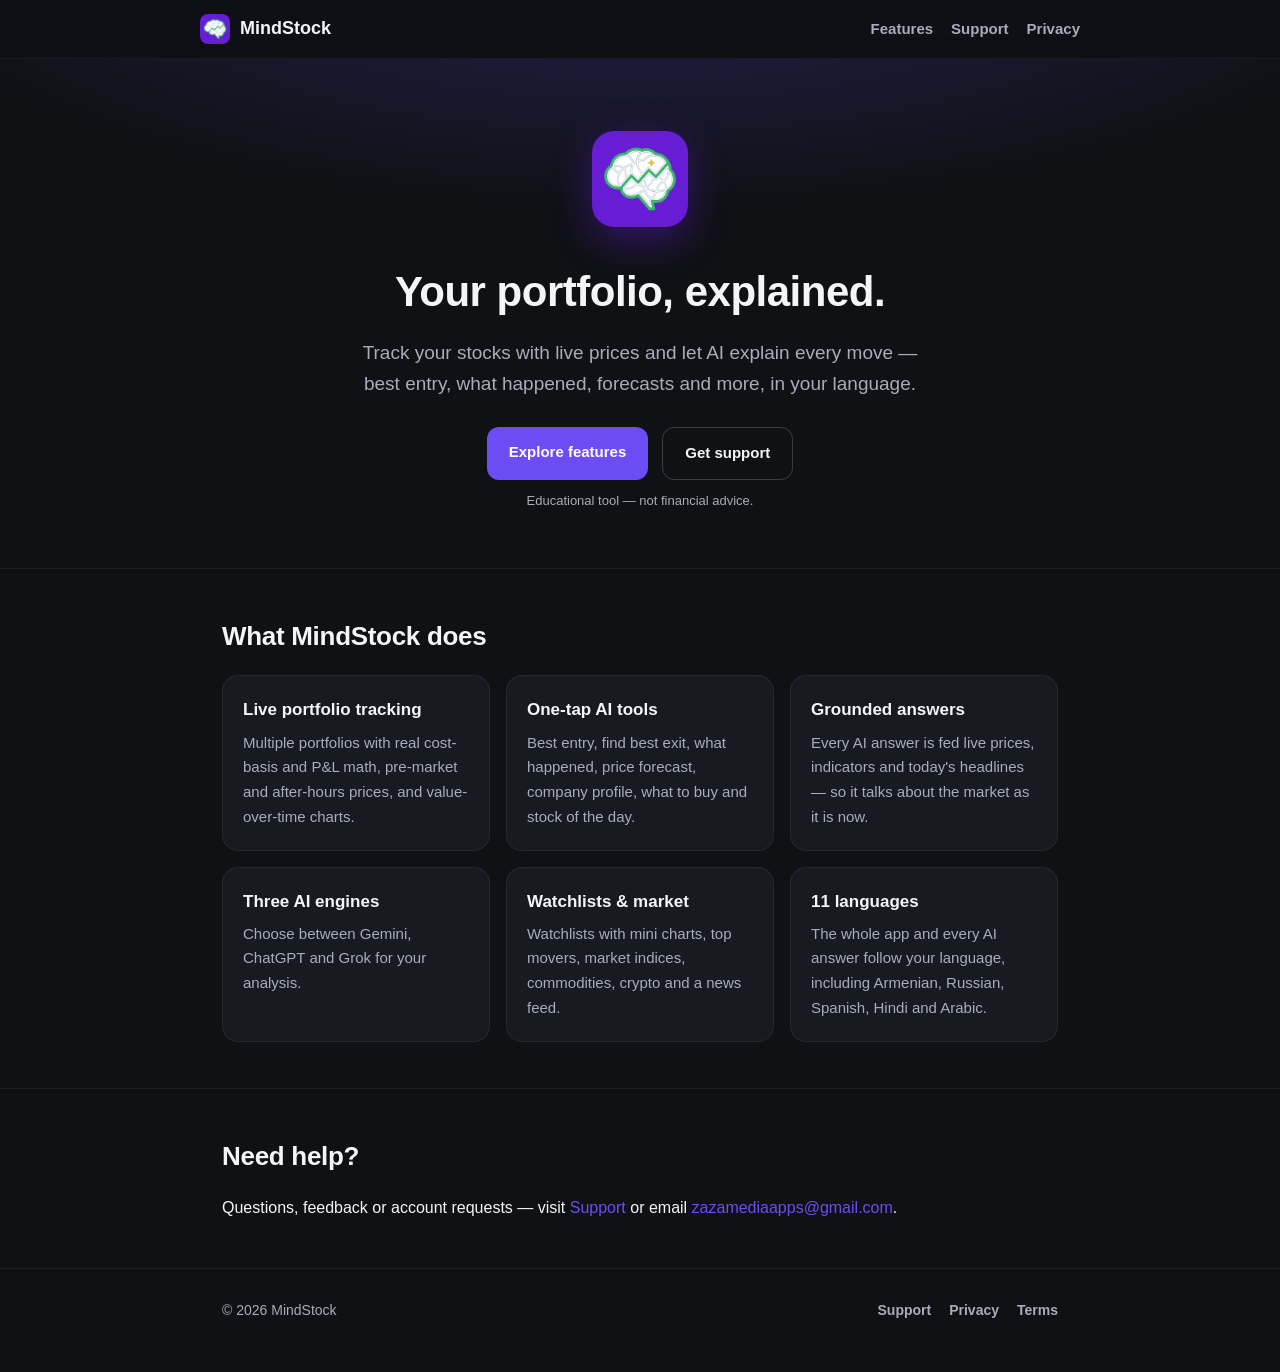
<file: index.html>
<!DOCTYPE html>
<html lang="en">
<head>
<meta charset="UTF-8" />
<meta name="viewport" content="width=device-width, initial-scale=1.0" />
<title>MindStock — Your portfolio, explained.</title>
<meta name="description" content="MindStock tracks your stock portfolio with live prices and explains every move with AI — best entry, what happened, forecasts and more, in your language." />
<link rel="icon" href="assets/icon.jpg" />
<link rel="stylesheet" href="assets/style.css" />
</head>
<body>
<header>
  <div class="wrap nav">
    <a class="brand" href="/"><img src="assets/icon.jpg" alt="MindStock" /> MindStock</a>
    <span class="spacer"></span>
    <a class="link" href="#features">Features</a>
    <a class="link" href="support.html">Support</a>
    <a class="link" href="privacy.html">Privacy</a>
  </div>
</header>

<main>
  <div class="hero">
    <div class="wrap">
      <img class="app" src="assets/icon.jpg" alt="MindStock app icon" />
      <h1>Your portfolio, explained.</h1>
      <p class="tag">Track your stocks with live prices and let AI explain every move — best entry, what happened, forecasts and more, in your language.</p>
      <div class="badges">
        <a class="btn" href="#features">Explore features</a>
        <a class="btn ghost" href="support.html">Get support</a>
      </div>
      <p class="note">Educational tool — not financial advice.</p>
    </div>
  </div>

  <section class="block" id="features">
    <div class="wrap">
      <h2>What MindStock does</h2>
      <div class="features">
        <div class="card"><h3>Live portfolio tracking</h3><p>Multiple portfolios with real cost-basis and P&amp;L math, pre-market and after-hours prices, and value-over-time charts.</p></div>
        <div class="card"><h3>One-tap AI tools</h3><p>Best entry, find best exit, what happened, price forecast, company profile, what to buy and stock of the day.</p></div>
        <div class="card"><h3>Grounded answers</h3><p>Every AI answer is fed live prices, indicators and today's headlines — so it talks about the market as it is now.</p></div>
        <div class="card"><h3>Three AI engines</h3><p>Choose between Gemini, ChatGPT and Grok for your analysis.</p></div>
        <div class="card"><h3>Watchlists &amp; market</h3><p>Watchlists with mini charts, top movers, market indices, commodities, crypto and a news feed.</p></div>
        <div class="card"><h3>11 languages</h3><p>The whole app and every AI answer follow your language, including Armenian, Russian, Spanish, Hindi and Arabic.</p></div>
      </div>
    </div>
  </section>

  <section class="block">
    <div class="wrap">
      <h2>Need help?</h2>
      <p>Questions, feedback or account requests — visit <a href="support.html">Support</a> or email
        <a href="mailto:zazamediaapps@gmail.com">zazamediaapps@gmail.com</a>.</p>
    </div>
  </section>
</main>

<footer>
  <div class="wrap row">
    <span>© <span id="y"></span> MindStock</span>
    <span class="spacer"></span>
    <a href="support.html">Support</a>
    <a href="privacy.html">Privacy</a>
    <a href="terms.html">Terms</a>
  </div>
</footer>
<script>document.getElementById('y').textContent = new Date().getFullYear();</script>
</body>
</html>
</file>
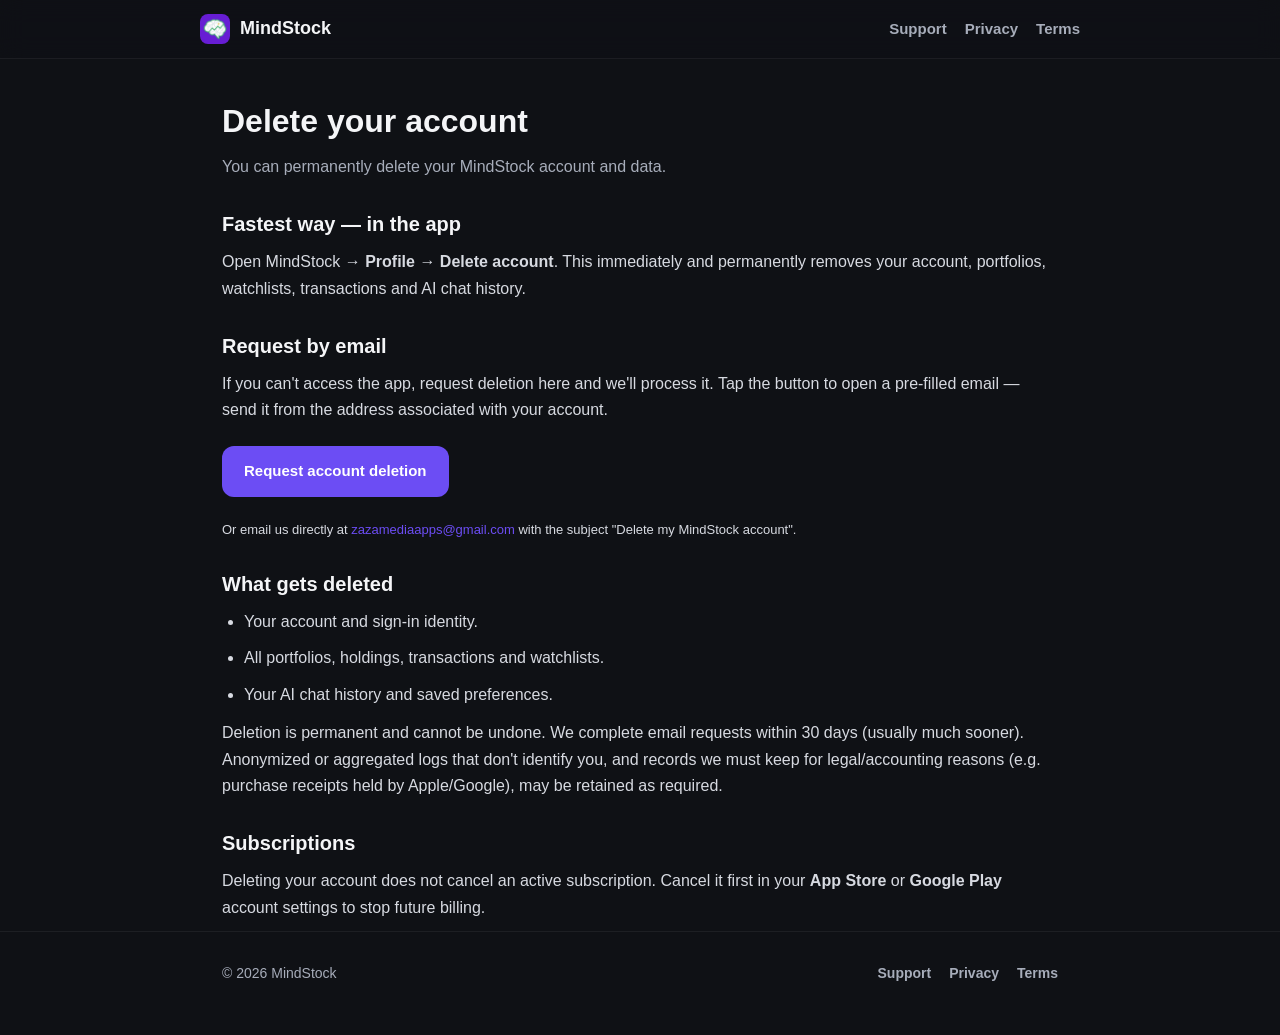
<file: delete-account.html>
<!DOCTYPE html>
<html lang="en">
<head>
<meta charset="UTF-8" />
<meta name="viewport" content="width=device-width, initial-scale=1.0" />
<title>MindStock — Delete your account</title>
<meta name="description" content="Request deletion of your MindStock account and data." />
<link rel="icon" href="assets/icon.jpg" />
<link rel="stylesheet" href="assets/style.css" />
</head>
<body>
<header>
  <div class="wrap nav">
    <a class="brand" href="index.html"><img src="assets/icon.jpg" alt="MindStock" /> MindStock</a>
    <span class="spacer"></span>
    <a class="link" href="support.html">Support</a>
    <a class="link" href="privacy.html">Privacy</a>
    <a class="link" href="terms.html">Terms</a>
  </div>
</header>

<main class="wrap legal">
  <h1>Delete your account</h1>
  <p class="updated">You can permanently delete your MindStock account and data.</p>

  <h2>Fastest way — in the app</h2>
  <p>Open MindStock → <strong>Profile → Delete account</strong>. This immediately and permanently removes your account, portfolios, watchlists, transactions and AI chat history.</p>

  <h2>Request by email</h2>
  <p>If you can't access the app, request deletion here and we'll process it. Tap the button to open a pre-filled email — send it from the address associated with your account.</p>
  <p style="margin: 22px 0;">
    <a class="btn"
       href="mailto:zazamediaapps@gmail.com?subject=Delete%20my%20MindStock%20account&body=Please%20delete%20my%20MindStock%20account%20and%20all%20associated%20data.%0A%0AAccount%20email%3A%20%0A%0A(Sent%20from%20the%20MindStock%20delete-account%20page)">
       Request account deletion
    </a>
  </p>
  <p class="note">Or email us directly at <a href="mailto:zazamediaapps@gmail.com">zazamediaapps@gmail.com</a> with the subject "Delete my MindStock account".</p>

  <h2>What gets deleted</h2>
  <ul>
    <li>Your account and sign-in identity.</li>
    <li>All portfolios, holdings, transactions and watchlists.</li>
    <li>Your AI chat history and saved preferences.</li>
  </ul>
  <p>Deletion is permanent and cannot be undone. We complete email requests within 30 days (usually much sooner). Anonymized or aggregated logs that don't identify you, and records we must keep for legal/accounting reasons (e.g. purchase receipts held by Apple/Google), may be retained as required.</p>

  <h2>Subscriptions</h2>
  <p>Deleting your account does not cancel an active subscription. Cancel it first in your <strong>App Store</strong> or <strong>Google Play</strong> account settings to stop future billing.</p>
</main>

<footer>
  <div class="wrap row">
    <span>© <span id="y"></span> MindStock</span>
    <span class="spacer"></span>
    <a href="support.html">Support</a>
    <a href="privacy.html">Privacy</a>
    <a href="terms.html">Terms</a>
  </div>
</footer>
<script>document.getElementById('y').textContent = new Date().getFullYear();</script>
</body>
</html>
</file>
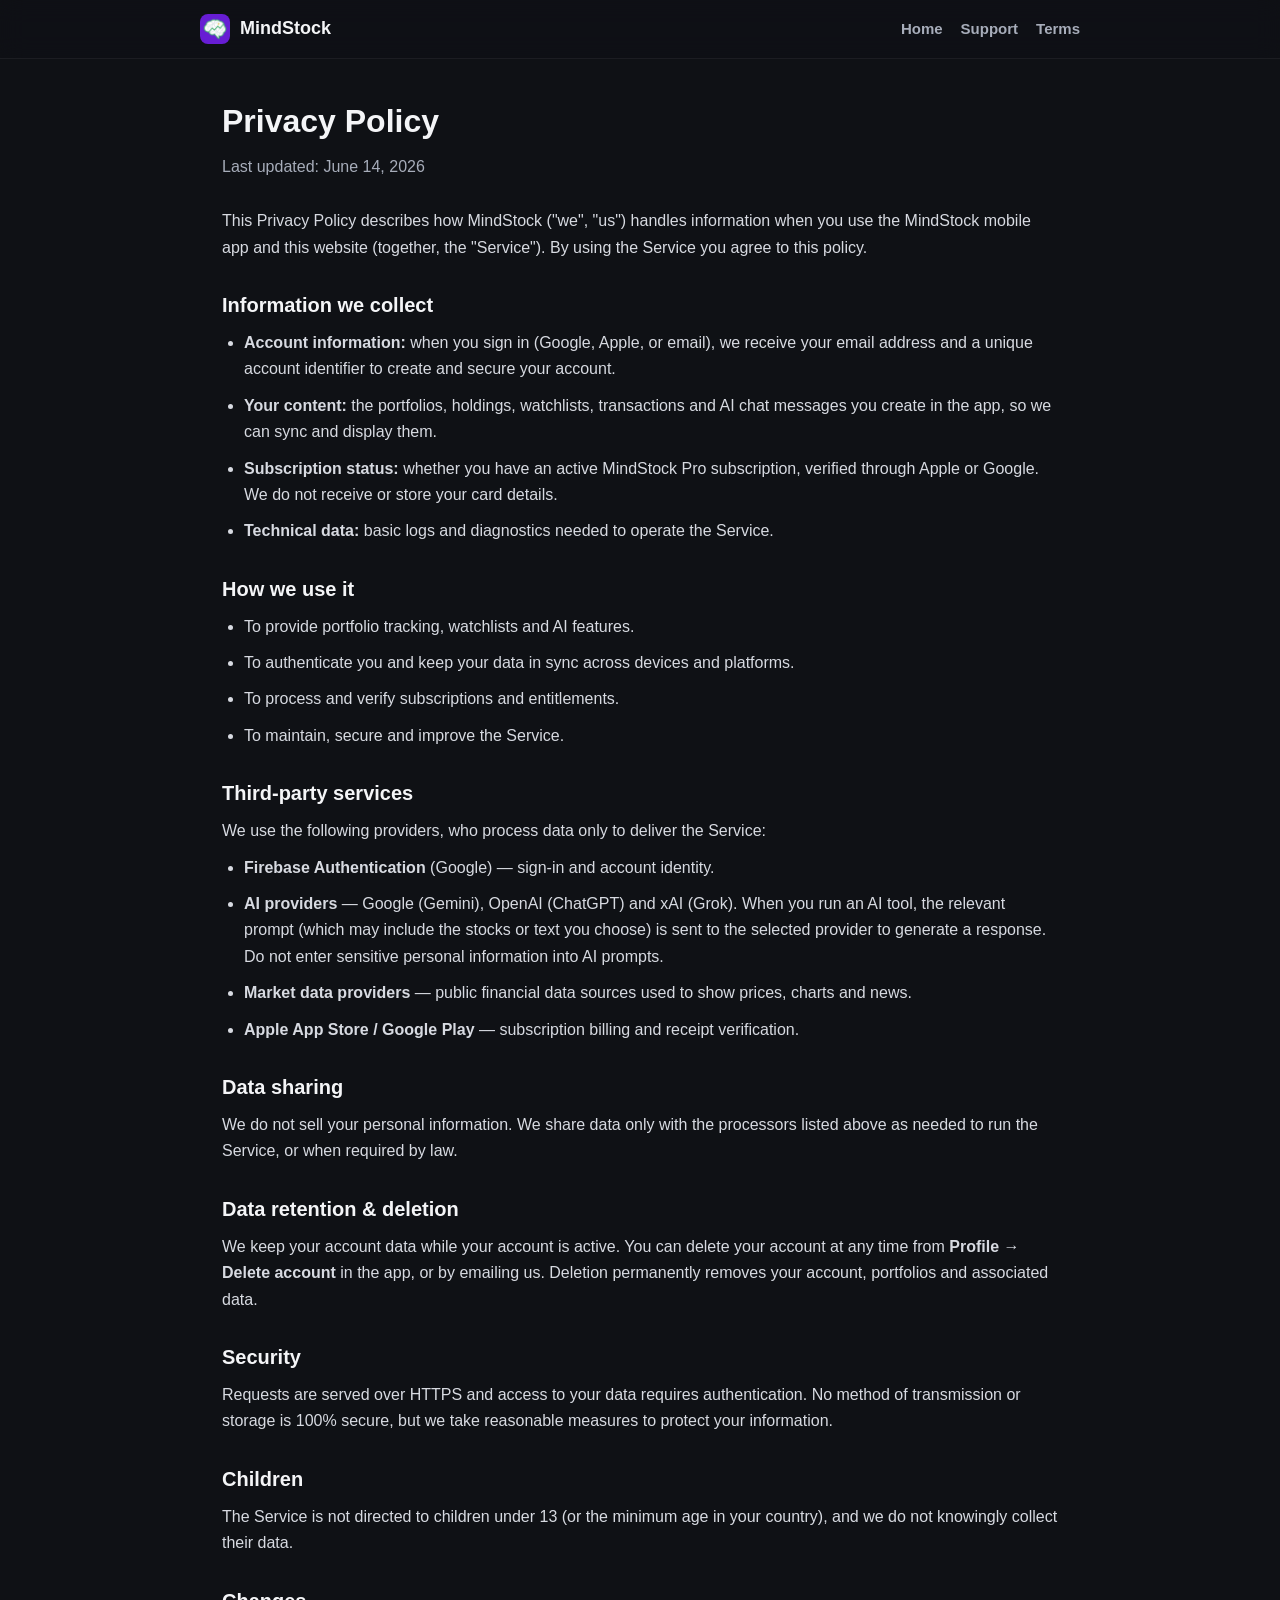
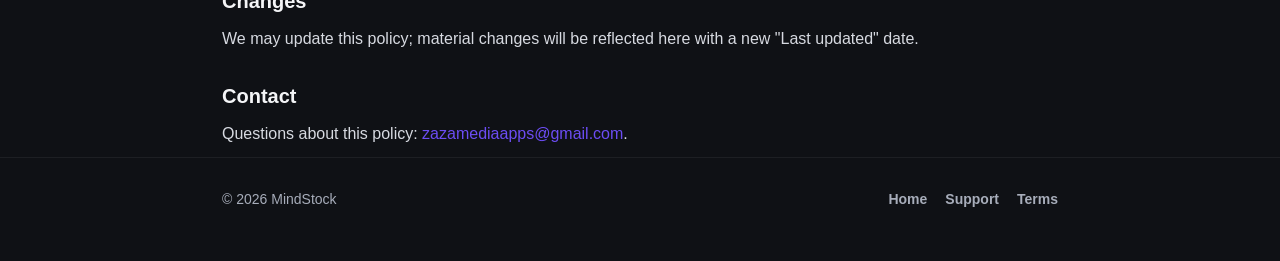
<file: privacy.html>
<!DOCTYPE html>
<html lang="en">
<head>
<meta charset="UTF-8" />
<meta name="viewport" content="width=device-width, initial-scale=1.0" />
<title>MindStock — Privacy Policy</title>
<link rel="icon" href="assets/icon.jpg" />
<link rel="stylesheet" href="assets/style.css" />
</head>
<body>
<header>
  <div class="wrap nav">
    <a class="brand" href="/"><img src="assets/icon.jpg" alt="MindStock" /> MindStock</a>
    <span class="spacer"></span>
    <a class="link" href="index.html">Home</a>
    <a class="link" href="support.html">Support</a>
    <a class="link" href="terms.html">Terms</a>
  </div>
</header>

<main class="wrap legal">
  <h1>Privacy Policy</h1>
  <p class="updated">Last updated: June 14, 2026</p>

  <p>This Privacy Policy describes how MindStock ("we", "us") handles information when you use the MindStock mobile app and this website (together, the "Service"). By using the Service you agree to this policy.</p>

  <h2>Information we collect</h2>
  <ul>
    <li><strong>Account information:</strong> when you sign in (Google, Apple, or email), we receive your email address and a unique account identifier to create and secure your account.</li>
    <li><strong>Your content:</strong> the portfolios, holdings, watchlists, transactions and AI chat messages you create in the app, so we can sync and display them.</li>
    <li><strong>Subscription status:</strong> whether you have an active MindStock Pro subscription, verified through Apple or Google. We do not receive or store your card details.</li>
    <li><strong>Technical data:</strong> basic logs and diagnostics needed to operate the Service.</li>
  </ul>

  <h2>How we use it</h2>
  <ul>
    <li>To provide portfolio tracking, watchlists and AI features.</li>
    <li>To authenticate you and keep your data in sync across devices and platforms.</li>
    <li>To process and verify subscriptions and entitlements.</li>
    <li>To maintain, secure and improve the Service.</li>
  </ul>

  <h2>Third-party services</h2>
  <p>We use the following providers, who process data only to deliver the Service:</p>
  <ul>
    <li><strong>Firebase Authentication</strong> (Google) — sign-in and account identity.</li>
    <li><strong>AI providers</strong> — Google (Gemini), OpenAI (ChatGPT) and xAI (Grok). When you run an AI tool, the relevant prompt (which may include the stocks or text you choose) is sent to the selected provider to generate a response. Do not enter sensitive personal information into AI prompts.</li>
    <li><strong>Market data providers</strong> — public financial data sources used to show prices, charts and news.</li>
    <li><strong>Apple App Store / Google Play</strong> — subscription billing and receipt verification.</li>
  </ul>

  <h2>Data sharing</h2>
  <p>We do not sell your personal information. We share data only with the processors listed above as needed to run the Service, or when required by law.</p>

  <h2>Data retention &amp; deletion</h2>
  <p>We keep your account data while your account is active. You can delete your account at any time from <strong>Profile → Delete account</strong> in the app, or by emailing us. Deletion permanently removes your account, portfolios and associated data.</p>

  <h2>Security</h2>
  <p>Requests are served over HTTPS and access to your data requires authentication. No method of transmission or storage is 100% secure, but we take reasonable measures to protect your information.</p>

  <h2>Children</h2>
  <p>The Service is not directed to children under 13 (or the minimum age in your country), and we do not knowingly collect their data.</p>

  <h2>Changes</h2>
  <p>We may update this policy; material changes will be reflected here with a new "Last updated" date.</p>

  <h2>Contact</h2>
  <p>Questions about this policy: <a href="mailto:zazamediaapps@gmail.com">zazamediaapps@gmail.com</a>.</p>
</main>

<footer>
  <div class="wrap row">
    <span>© <span id="y"></span> MindStock</span>
    <span class="spacer"></span>
    <a href="index.html">Home</a>
    <a href="support.html">Support</a>
    <a href="terms.html">Terms</a>
  </div>
</footer>
<script>document.getElementById('y').textContent = new Date().getFullYear();</script>
</body>
</html>
</file>
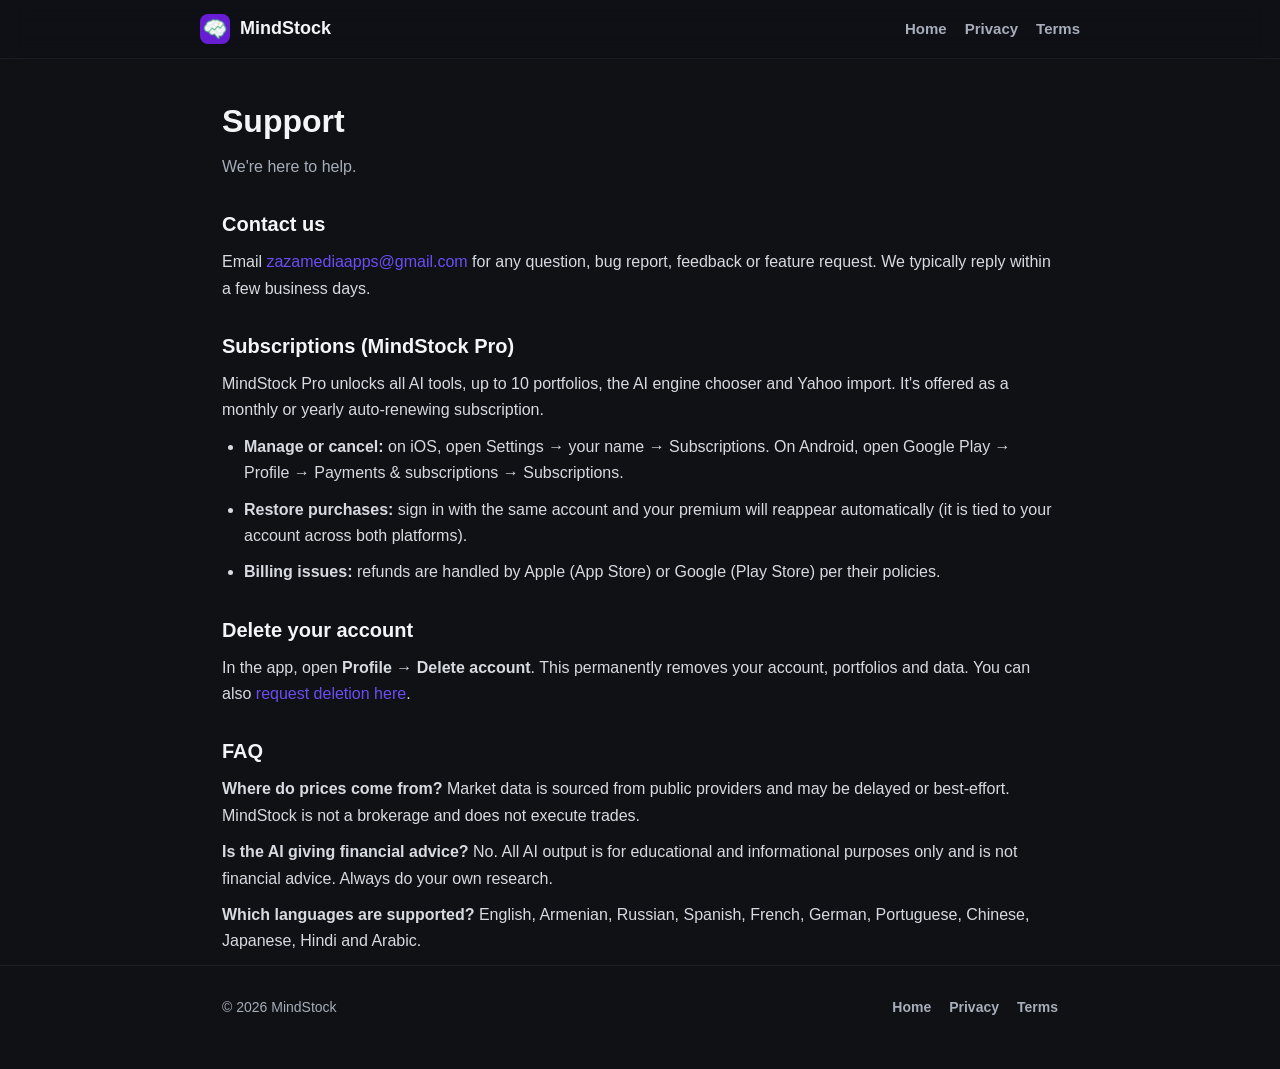
<file: support.html>
<!DOCTYPE html>
<html lang="en">
<head>
<meta charset="UTF-8" />
<meta name="viewport" content="width=device-width, initial-scale=1.0" />
<title>MindStock — Support</title>
<meta name="description" content="Get help with MindStock: contact, FAQ, subscriptions and account deletion." />
<link rel="icon" href="assets/icon.jpg" />
<link rel="stylesheet" href="assets/style.css" />
</head>
<body>
<header>
  <div class="wrap nav">
    <a class="brand" href="/"><img src="assets/icon.jpg" alt="MindStock" /> MindStock</a>
    <span class="spacer"></span>
    <a class="link" href="index.html">Home</a>
    <a class="link" href="privacy.html">Privacy</a>
    <a class="link" href="terms.html">Terms</a>
  </div>
</header>

<main class="wrap legal">
  <h1>Support</h1>
  <p class="updated">We're here to help.</p>

  <h2>Contact us</h2>
  <p>Email <a href="mailto:zazamediaapps@gmail.com">zazamediaapps@gmail.com</a> for any question, bug report, feedback or feature request. We typically reply within a few business days.</p>

  <h2>Subscriptions (MindStock Pro)</h2>
  <p>MindStock Pro unlocks all AI tools, up to 10 portfolios, the AI engine chooser and Yahoo import. It's offered as a monthly or yearly auto-renewing subscription.</p>
  <ul>
    <li><strong>Manage or cancel:</strong> on iOS, open Settings → your name → Subscriptions. On Android, open Google Play → Profile → Payments &amp; subscriptions → Subscriptions.</li>
    <li><strong>Restore purchases:</strong> sign in with the same account and your premium will reappear automatically (it is tied to your account across both platforms).</li>
    <li><strong>Billing issues:</strong> refunds are handled by Apple (App Store) or Google (Play Store) per their policies.</li>
  </ul>

  <h2>Delete your account</h2>
  <p>In the app, open <strong>Profile → Delete account</strong>. This permanently removes your account, portfolios and data. You can also <a href="delete-account.html">request deletion here</a>.</p>

  <h2>FAQ</h2>
  <p><strong>Where do prices come from?</strong> Market data is sourced from public providers and may be delayed or best-effort. MindStock is not a brokerage and does not execute trades.</p>
  <p><strong>Is the AI giving financial advice?</strong> No. All AI output is for educational and informational purposes only and is not financial advice. Always do your own research.</p>
  <p><strong>Which languages are supported?</strong> English, Armenian, Russian, Spanish, French, German, Portuguese, Chinese, Japanese, Hindi and Arabic.</p>
</main>

<footer>
  <div class="wrap row">
    <span>© <span id="y"></span> MindStock</span>
    <span class="spacer"></span>
    <a href="index.html">Home</a>
    <a href="privacy.html">Privacy</a>
    <a href="terms.html">Terms</a>
  </div>
</footer>
<script>document.getElementById('y').textContent = new Date().getFullYear();</script>
</body>
</html>
</file>
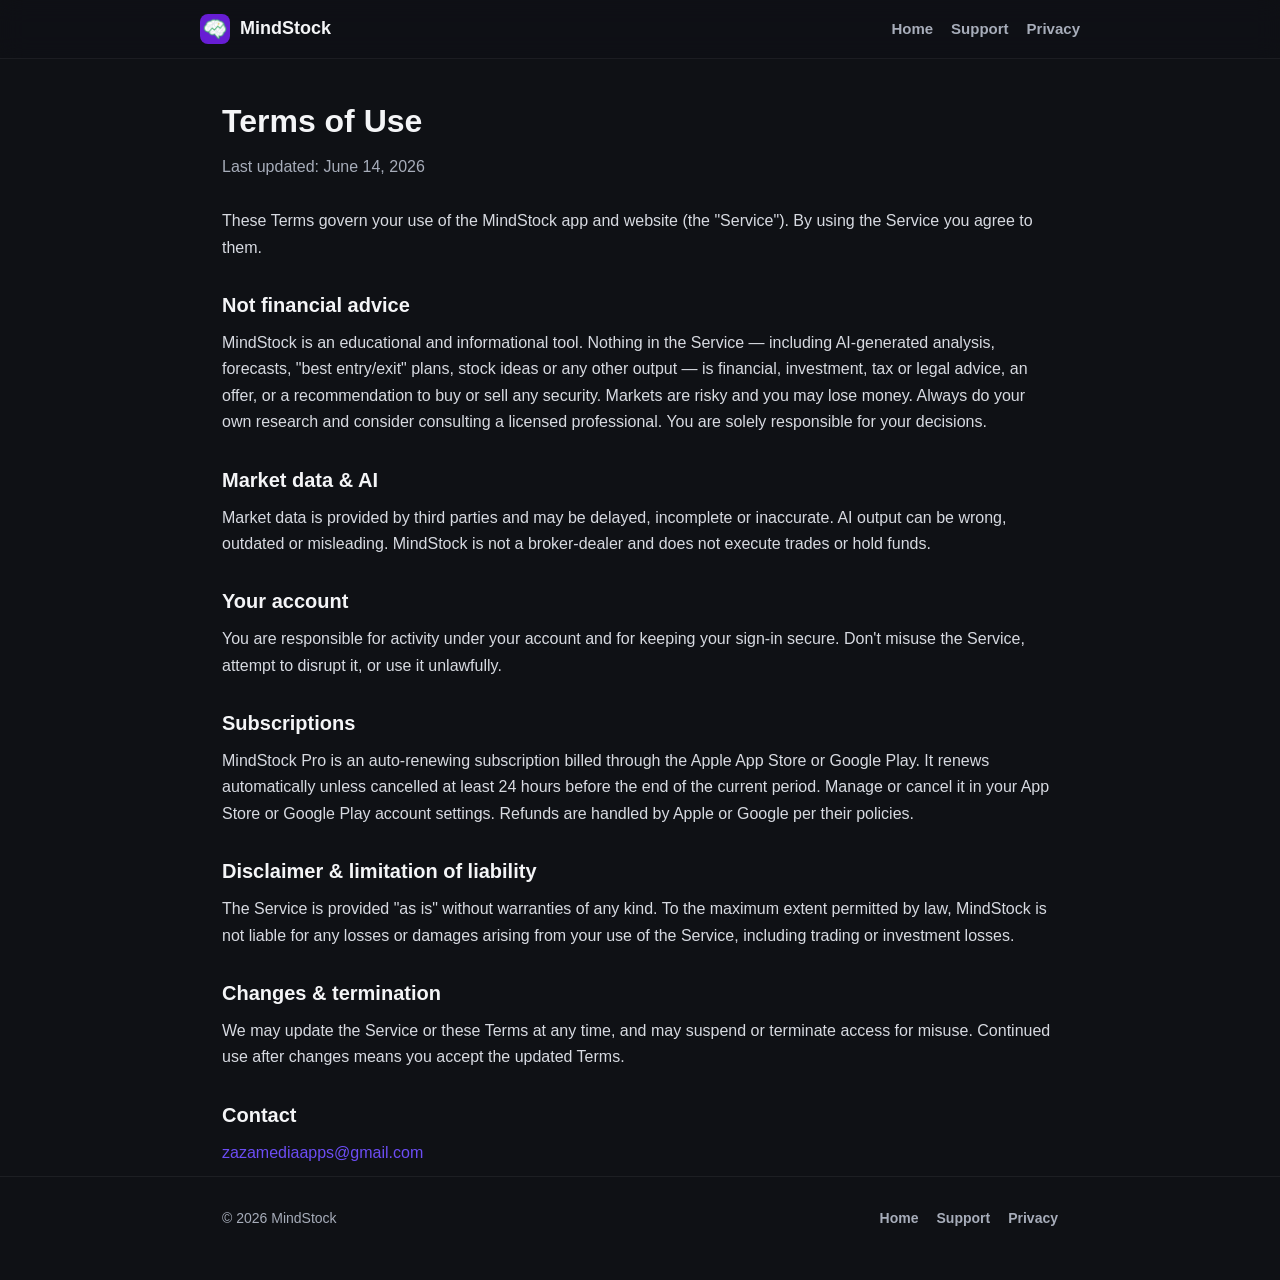
<file: terms.html>
<!DOCTYPE html>
<html lang="en">
<head>
<meta charset="UTF-8" />
<meta name="viewport" content="width=device-width, initial-scale=1.0" />
<title>MindStock — Terms of Use</title>
<link rel="icon" href="assets/icon.jpg" />
<link rel="stylesheet" href="assets/style.css" />
</head>
<body>
<header>
  <div class="wrap nav">
    <a class="brand" href="/"><img src="assets/icon.jpg" alt="MindStock" /> MindStock</a>
    <span class="spacer"></span>
    <a class="link" href="index.html">Home</a>
    <a class="link" href="support.html">Support</a>
    <a class="link" href="privacy.html">Privacy</a>
  </div>
</header>

<main class="wrap legal">
  <h1>Terms of Use</h1>
  <p class="updated">Last updated: June 14, 2026</p>

  <p>These Terms govern your use of the MindStock app and website (the "Service"). By using the Service you agree to them.</p>

  <h2>Not financial advice</h2>
  <p>MindStock is an educational and informational tool. Nothing in the Service — including AI-generated analysis, forecasts, "best entry/exit" plans, stock ideas or any other output — is financial, investment, tax or legal advice, an offer, or a recommendation to buy or sell any security. Markets are risky and you may lose money. Always do your own research and consider consulting a licensed professional. You are solely responsible for your decisions.</p>

  <h2>Market data &amp; AI</h2>
  <p>Market data is provided by third parties and may be delayed, incomplete or inaccurate. AI output can be wrong, outdated or misleading. MindStock is not a broker-dealer and does not execute trades or hold funds.</p>

  <h2>Your account</h2>
  <p>You are responsible for activity under your account and for keeping your sign-in secure. Don't misuse the Service, attempt to disrupt it, or use it unlawfully.</p>

  <h2>Subscriptions</h2>
  <p>MindStock Pro is an auto-renewing subscription billed through the Apple App Store or Google Play. It renews automatically unless cancelled at least 24 hours before the end of the current period. Manage or cancel it in your App Store or Google Play account settings. Refunds are handled by Apple or Google per their policies.</p>

  <h2>Disclaimer &amp; limitation of liability</h2>
  <p>The Service is provided "as is" without warranties of any kind. To the maximum extent permitted by law, MindStock is not liable for any losses or damages arising from your use of the Service, including trading or investment losses.</p>

  <h2>Changes &amp; termination</h2>
  <p>We may update the Service or these Terms at any time, and may suspend or terminate access for misuse. Continued use after changes means you accept the updated Terms.</p>

  <h2>Contact</h2>
  <p><a href="mailto:zazamediaapps@gmail.com">zazamediaapps@gmail.com</a></p>
</main>

<footer>
  <div class="wrap row">
    <span>© <span id="y"></span> MindStock</span>
    <span class="spacer"></span>
    <a href="index.html">Home</a>
    <a href="support.html">Support</a>
    <a href="privacy.html">Privacy</a>
  </div>
</footer>
<script>document.getElementById('y').textContent = new Date().getFullYear();</script>
</body>
</html>
</file>
<file: assets/style.css>
:root {
  --violet: #6C4DF4;
  --violet-deep: #671DD4;
  --bg: #0f1115;
  --surface: #171a21;
  --text: #f4f5f7;
  --muted: #a7adba;
  --gain: #4AA377;
  --radius: 16px;
}

* { box-sizing: border-box; margin: 0; padding: 0; }

html { scroll-behavior: smooth; }

body {
  font-family: -apple-system, BlinkMacSystemFont, "Segoe UI", Roboto, Helvetica, Arial, sans-serif;
  background: var(--bg);
  color: var(--text);
  line-height: 1.65;
  -webkit-font-smoothing: antialiased;
}

a { color: var(--violet); text-decoration: none; }
a:hover { text-decoration: underline; }

.wrap { max-width: 880px; margin: 0 auto; padding: 0 22px; }

/* Header */
header {
  position: sticky; top: 0; z-index: 10;
  background: rgba(15,17,21,0.82);
  backdrop-filter: saturate(150%) blur(12px);
  border-bottom: 1px solid rgba(255,255,255,0.06);
}
.nav { display: flex; align-items: center; gap: 18px; padding: 14px 0; }
.brand { display: flex; align-items: center; gap: 10px; font-weight: 800; font-size: 18px; color: var(--text); }
.brand img { width: 30px; height: 30px; border-radius: 8px; }
.nav .spacer { flex: 1; }
.nav a.link { color: var(--muted); font-weight: 600; font-size: 15px; }
.nav a.link:hover { color: var(--text); text-decoration: none; }

/* Hero */
.hero {
  text-align: center;
  padding: 72px 0 56px;
  background:
    radial-gradient(1100px 380px at 50% -120px, rgba(108,77,244,0.28), transparent 70%);
}
.hero img.app { width: 96px; height: 96px; border-radius: 22px; box-shadow: 0 12px 40px rgba(103,29,212,0.45); }
.hero h1 { font-size: 42px; margin: 22px 0 10px; letter-spacing: -0.5px; }
.hero p.tag { font-size: 19px; color: var(--muted); max-width: 560px; margin: 0 auto 28px; }

.badges { display: flex; gap: 14px; justify-content: center; flex-wrap: wrap; }
.btn {
  display: inline-block; background: var(--violet); color: #fff; font-weight: 700;
  padding: 13px 22px; border-radius: 12px; font-size: 15px;
}
.btn.ghost { background: transparent; border: 1px solid rgba(255,255,255,0.18); color: var(--text); }
.btn:hover { text-decoration: none; opacity: 0.92; }

/* Sections */
section.block { padding: 46px 0; border-top: 1px solid rgba(255,255,255,0.06); }
section.block h2 { font-size: 26px; margin-bottom: 18px; letter-spacing: -0.3px; }

.features { display: grid; grid-template-columns: repeat(auto-fit, minmax(240px, 1fr)); gap: 16px; }
.card { background: var(--surface); border: 1px solid rgba(255,255,255,0.06); border-radius: var(--radius); padding: 20px; }
.card h3 { font-size: 17px; margin-bottom: 6px; }
.card p { color: var(--muted); font-size: 15px; }

/* Legal pages */
.legal h1 { font-size: 32px; margin: 36px 0 6px; }
.legal .updated { color: var(--muted); margin-bottom: 28px; }
.legal h2 { font-size: 20px; margin: 28px 0 8px; }
.legal p, .legal li { color: #d7dae1; margin-bottom: 10px; }
.legal ul { padding-left: 22px; margin-bottom: 12px; }

/* Footer */
footer { border-top: 1px solid rgba(255,255,255,0.06); padding: 30px 0 50px; color: var(--muted); font-size: 14px; }
footer .row { display: flex; gap: 18px; flex-wrap: wrap; align-items: center; }
footer a { color: var(--muted); font-weight: 600; }
footer .spacer { flex: 1; }

.note { color: var(--muted); font-size: 13px; margin-top: 10px; }
</file>
